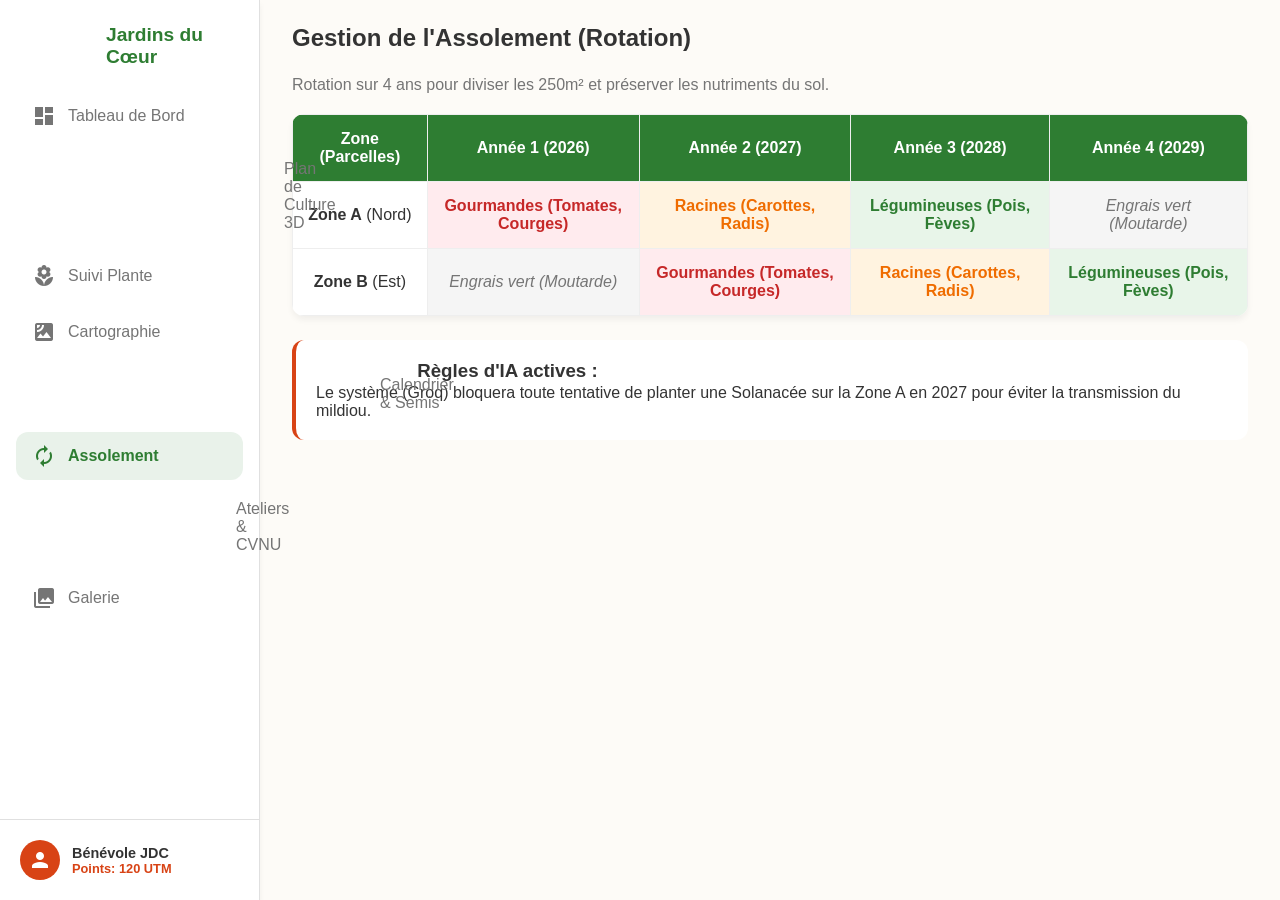
<file: docs/pages/assolement.html>
<!DOCTYPE html>
<html lang="fr">
<head>
    <meta charset="UTF-8">
    <meta name="viewport" content="width=device-width, initial-scale=1.0">
    <title>Stratégie d'Assolement - Jardins du Cœur</title>
    <!-- On remonte d'un dossier pour aller chercher le CSS -->
    <link rel="stylesheet" href="../css/style.css">
    <link href="https://fonts.googleapis.com/icon?family=Material+Icons" rel="stylesheet">
    <style>
        .c-assolement-table { width: 100%; border-collapse: collapse; background: white; box-shadow: var(--shadow-soft); border-radius: var(--border-radius); overflow: hidden; }
        .c-assolement-table th, .c-assolement-table td { padding: 15px; text-align: center; border: 1px solid #eee; }
        .c-assolement-table th { background: var(--color-primary); color: white; }
        .fam-legumineuse { background-color: #E8F5E9; color: #2E7D32; font-weight: bold; } /* Vert clair */
        .fam-solanacee { background-color: #FFEBEE; color: #C62828; font-weight: bold; } /* Rouge clair */
        .fam-racine { background-color: #FFF3E0; color: #EF6C00; font-weight: bold; } /* Orange clair */
        .fam-repos { background-color: #F5F5F5; color: #757575; font-style: italic; } /* Gris */
        .c-rules-box { background: white; padding: 20px; border-radius: var(--border-radius); margin-top: 24px; border-left: 4px solid var(--color-secondary); }
    </style>
</head>
<body class="l-app-layout">
    
    <!-- Navigation Latérale (Sidebar) -->
    <aside class="c-sidebar">
        <div class="c-sidebar__header">
            <span class="material-icons c-sidebar__logo-icon">eco</span>
            <h1 class="c-sidebar__title">Jardins du Cœur</h1>
        </div>

        <nav class="c-sidebar__nav">
            <ul class="c-nav-list">
                <li class="c-nav-item"><a href="dashboard.html" class="c-nav-link"><span class="material-icons">dashboard</span> Tableau de Bord</a></li>
                <li class="c-nav-item"><a href="plan-de-culture.html" class="c-nav-link"><span class="material-icons">view_in_ar</span> Plan de Culture 3D</a></li>
                <li class="c-nav-item"><a href="fiche-plante.html" class="c-nav-link"><span class="material-icons">local_florist</span> Suivi Plante</a></li>
                <li class="c-nav-item"><a href="cartographie.html" class="c-nav-link"><span class="material-icons">satellite</span> Cartographie</a></li>
                <li class="c-nav-item"><a href="calendrier.html" class="c-nav-link"><span class="material-icons">calendar_month</span> Calendrier & Semis</a></li>
                <li class="c-nav-item">
                    <!-- Classe ACTIVE sur cette page -->
                    <a href="assolement.html" class="c-nav-link c-nav-link--active">
                        <span class="material-icons">autorenew</span> Assolement
                    </a>
                </li>
                <li class="c-nav-item"><a href="atelier.html" class="c-nav-link"><span class="material-icons">handyman</span> Ateliers & CVNU</a></li>
                <li class="c-nav-item"><a href="galery.html" class="c-nav-link"><span class="material-icons">photo_library</span> Galerie</a></li>
            </ul>
        </nav>

        <div class="c-sidebar__footer c-user-widget">
            <div class="c-user-widget__avatar"><span class="material-icons">person</span></div>
            <div class="c-user-widget__info">
                <span class="c-user-widget__name">Bénévole JDC</span>
                <span class="c-user-widget__points">Points: 120 UTM</span>
            </div>
        </div>
    </aside>

    <main class="l-main-content">
        <header class="c-topbar"><h2>Gestion de l'Assolement (Rotation)</h2></header>
        
        <section class="l-page-content">
            <p style="margin-bottom: 20px; color: var(--color-text-muted);">Rotation sur 4 ans pour diviser les 250m² et préserver les nutriments du sol.</p>

            <table class="c-assolement-table">
                <thead>
                    <tr>
                        <th>Zone (Parcelles)</th>
                        <th>Année 1 (2026)</th>
                        <th>Année 2 (2027)</th>
                        <th>Année 3 (2028)</th>
                        <th>Année 4 (2029)</th>
                    </tr>
                </thead>
                <tbody>
                    <tr>
                        <td><strong>Zone A</strong> (Nord)</td>
                        <td class="fam-solanacee">Gourmandes (Tomates, Courges)</td>
                        <td class="fam-racine">Racines (Carottes, Radis)</td>
                        <td class="fam-legumineuse">Légumineuses (Pois, Fèves)</td>
                        <td class="fam-repos">Engrais vert (Moutarde)</td>
                    </tr>
                    <tr>
                        <td><strong>Zone B</strong> (Est)</td>
                        <td class="fam-repos">Engrais vert (Moutarde)</td>
                        <td class="fam-solanacee">Gourmandes (Tomates, Courges)</td>
                        <td class="fam-racine">Racines (Carottes, Radis)</td>
                        <td class="fam-legumineuse">Légumineuses (Pois, Fèves)</td>
                    </tr>
                    <!-- Les autres zones suivent le décalage... -->
                </tbody>
            </table>

            <div class="c-rules-box">
                <h3><span class="material-icons" style="vertical-align: middle;">rule</span> Règles d'IA actives :</h3>
                <p>Le système (Groq) bloquera toute tentative de planter une Solanacée sur la Zone A en 2027 pour éviter la transmission du mildiou.</p>
            </div>
        </section>
    </main>
    <footer class="c-mobile-nav">
    <a href="dashboard.html" class="c-mobile-nav__item">
        <span class="material-icons">dashboard</span>
        <span>Home</span>
    </a>
    <a href="plan-de-culture.html" class="c-mobile-nav__item">
        <span class="material-icons">view_in_ar</span>
        <span>Plan 3D</span>
    </a>
    <a href="fiche-plante.html" class="c-mobile-nav__item">
        <span class="material-icons">local_florist</span>
        <span>Suivi</span>
    </a>
    <a href="atelier.html" class="c-mobile-nav__item">
        <span class="material-icons">handyman</span>
        <span>Ateliers</span>
    </a>
    <a href="galery.html" class="c-mobile-nav__item">
        <span class="material-icons">photo_library</span>
        <span>Galerie</span>
    </a>
</footer>
    <!-- JS de base -->
    <script src="../js/script.js"></script>
</body>
</html>
</file>
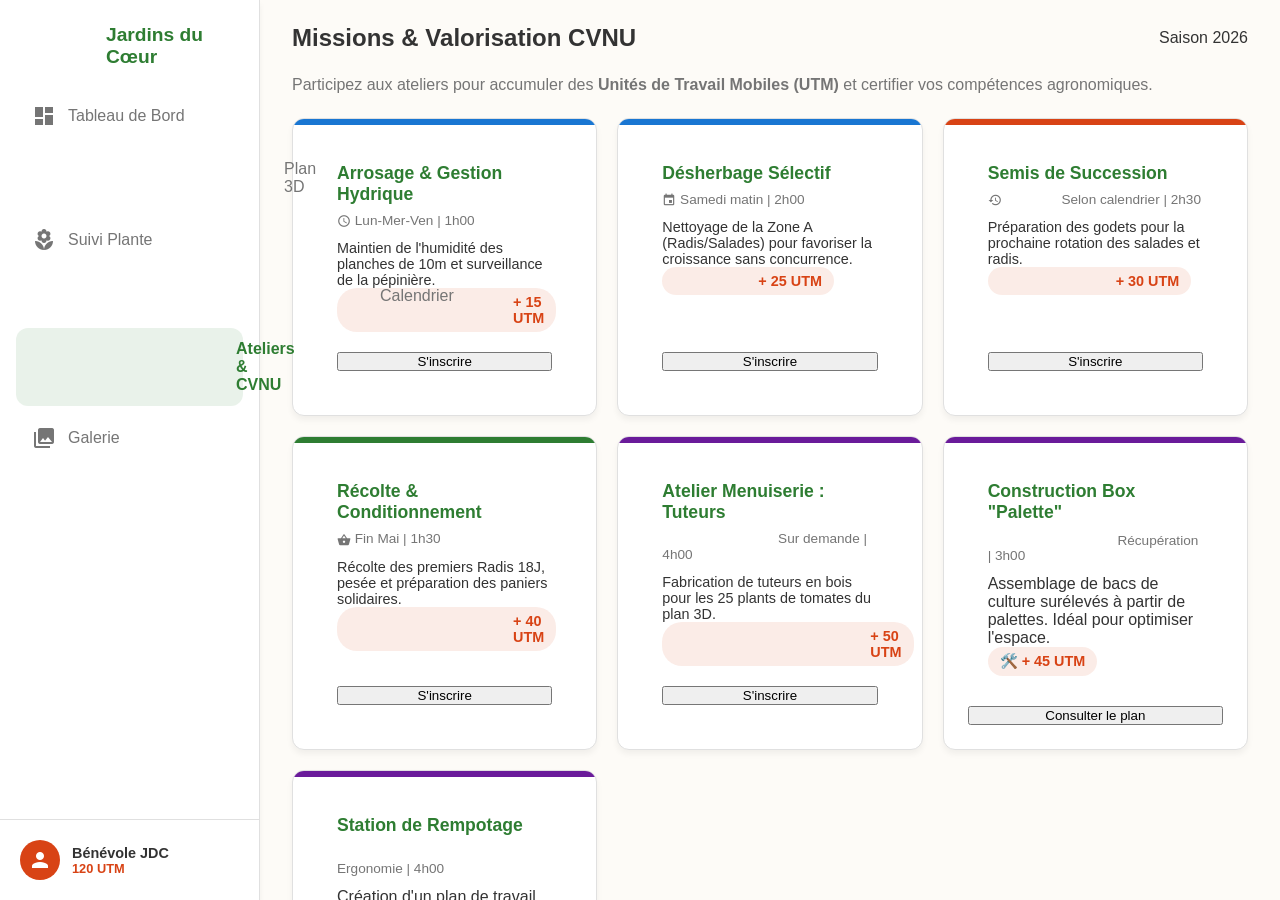
<file: docs/pages/atelier copy 2.html>
<!DOCTYPE html>
<html lang="fr">
<head>
    <meta charset="UTF-8">
    <meta name="viewport" content="width=device-width, initial-scale=1.0">
    <title>Ateliers & Réinsertion - Jardins du Cœur</title>
    <link rel="stylesheet" href="../css/style.css">
    <link href="https://fonts.googleapis.com/icon?family=Material+Icons" rel="stylesheet">
    <style>
        /* --- GRILLE D'ATELIERS MOBILE-FIRST --- */
        .c-atelier-grid { 
            display: grid; 
            grid-template-columns: 1fr; /* 1 colonne par défaut sur mobile */
            gap: 20px; 
            margin-bottom: 40px;
        }

        .c-atelier-card { 
            display: flex;
            flex-direction: column;
            border: 1px solid #e0e0e0; 
            position: relative; 
            overflow: hidden;
            transition: transform 0.2s;
        }
        
        .c-atelier-card:hover { transform: translateY(-3px); }

        /* Indicateur de catégorie */
        .c-atelier-card::before { 
            content: ''; 
            position: absolute; 
            top: 0; left: 0; right: 0; 
            height: 6px; 
        }
        
        .cat-prod::before { background: #D84315; }     /* Production/Semis */
        .cat-care::before { background: #1976D2; }     /* Entretien/Arrosage */
        .cat-harvest::before { background: #2E7D32; }  /* Récolte */
        .cat-infra::before { background: #6A1B9A; }    /* Infrastructure/Menuiserie */

        .c-atelier-content { padding: 20px; flex: 1; }
        .c-atelier-title { font-size: 1.1rem; color: var(--color-primary); margin-bottom: 8px; }
        .c-atelier-meta { font-size: 0.85rem; color: var(--color-text-muted); margin-bottom: 12px; }

        .c-cvnu-points { 
            display: inline-flex; 
            align-items: center; 
            gap: 4px; 
            background: rgba(216, 67, 21, 0.1); 
            color: var(--color-secondary); 
            padding: 6px 12px; 
            border-radius: 20px; 
            font-weight: bold; 
            font-size: 0.9rem;
        }

        /* --- MEDIA QUERIES TABLETTE / DESKTOP --- */
        @media (min-width: 768px) {
            .c-atelier-grid { grid-template-columns: repeat(2, 1fr); }
        }
        @media (min-width: 1024px) {
            .c-atelier-grid { grid-template-columns: repeat(3, 1fr); }
        }
    </style>
</head>
<body class="l-app-layout">
    
    <aside class="c-sidebar">
        <div class="c-sidebar__header">
            <span class="material-icons c-sidebar__logo-icon">eco</span>
            <h1 class="c-sidebar__title">Jardins du Cœur</h1>
        </div>
        <nav class="c-sidebar__nav">
            <ul class="c-nav-list">
                <li class="c-nav-item"><a href="dashboard.html" class="c-nav-link"><span class="material-icons">dashboard</span> Tableau de Bord</a></li>
                <li class="c-nav-item"><a href="plan-de-culture.html" class="c-nav-link"><span class="material-icons">view_in_ar</span> Plan 3D</a></li>
                <li class="c-nav-item"><a href="fiche-plante.html" class="c-nav-link"><span class="material-icons">local_florist</span> Suivi Plante</a></li>
                <li class="c-nav-item"><a href="calendrier.html" class="c-nav-link"><span class="material-icons">calendar_month</span> Calendrier</a></li>
                <li class="c-nav-item"><a href="atelier.html" class="c-nav-link c-nav-link--active"><span class="material-icons">handyman</span> Ateliers & CVNU</a></li>
                <li class="c-nav-item"><a href="galery.html" class="c-nav-link"><span class="material-icons">photo_library</span> Galerie</a></li>
            </ul>
        </nav>
        <div class="c-sidebar__footer c-user-widget">
            <div class="c-user-widget__avatar"><span class="material-icons">person</span></div>
            <div class="c-user-widget__info">
                <span class="c-user-widget__name">Bénévole JDC</span>
                <span class="c-user-widget__points">120 UTM</span>
            </div>
        </div>
    </aside> 

    <main class="l-main-content">
        <header class="c-topbar">
            <h2>Missions & Valorisation CVNU</h2>
            <div class="c-topbar__actions">
                <span class="c-badge">Saison 2026</span>
            </div>
        </header>
        
        <section class="l-page-content">
            <p style="margin-bottom: 24px; color: var(--color-text-muted);">
                Participez aux ateliers pour accumuler des <strong>Unités de Travail Mobiles (UTM)</strong> et certifier vos compétences agronomiques.
            </p>
            
            <div class="c-atelier-grid">
                
                <div class="c-card c-atelier-card cat-care">
                    <div class="c-atelier-content">
                        <h3 class="c-atelier-title">Arrosage & Gestion Hydrique</h3>
                        <div class="c-atelier-meta">
                            <span class="material-icons" style="font-size:14px; vertical-align:middle;">schedule</span> Lun-Mer-Ven | 1h00
                        </div>
                        <p style="font-size: 0.9rem;">Maintien de l'humidité des planches de 10m et surveillance de la pépinière.</p>
                        <div class="c-cvnu-points"><span class="material-icons" style="font-size: 16px;">water_drop</span> + 15 UTM</div>
                    </div>
                    <button class="c-btn-action" style="margin: 0 20px 20px 20px;">S'inscrire</button>
                </div>

                <div class="c-card c-atelier-card cat-care">
                    <div class="c-atelier-content">
                        <h3 class="c-atelier-title">Désherbage Sélectif</h3>
                        <div class="c-atelier-meta">
                            <span class="material-icons" style="font-size:14px; vertical-align:middle;">event</span> Samedi matin | 2h00
                        </div>
                        <p style="font-size: 0.9rem;">Nettoyage de la Zone A (Radis/Salades) pour favoriser la croissance sans concurrence.</p>
                        <div class="c-cvnu-points"><span class="material-icons" style="font-size: 16px;">grass</span> + 25 UTM</div>
                    </div>
                    <button class="c-btn-action" style="margin: 0 20px 20px 20px;">S'inscrire</button>
                </div>

                <div class="c-card c-atelier-card cat-prod">
                    <div class="c-atelier-content">
                        <h3 class="c-atelier-title">Semis de Succession</h3>
                        <div class="c-atelier-meta">
                            <span class="material-icons" style="font-size:14px; vertical-align:middle;">history_edu</span> Selon calendrier | 2h30
                        </div>
                        <p style="font-size: 0.9rem;">Préparation des godets pour la prochaine rotation des salades et radis.</p>
                        <div class="c-cvnu-points"><span class="material-icons" style="font-size: 16px;">egg_alt</span> + 30 UTM</div>
                    </div>
                    <button class="c-btn-action" style="margin: 0 20px 20px 20px;">S'inscrire</button>
                </div>

                <div class="c-card c-atelier-card cat-harvest">
                    <div class="c-atelier-content">
                        <h3 class="c-atelier-title">Récolte & Conditionnement</h3>
                        <div class="c-atelier-meta">
                            <span class="material-icons" style="font-size:14px; vertical-align:middle;">shopping_basket</span> Fin Mai | 1h30
                        </div>
                        <p style="font-size: 0.9rem;">Récolte des premiers Radis 18J, pesée et préparation des paniers solidaires.</p>
                        <div class="c-cvnu-points"><span class="material-icons" style="font-size: 16px;">auto_graph</span> + 40 UTM</div>
                    </div>
                    <button class="c-btn-action" style="margin: 0 20px 20px 20px;">S'inscrire</button>
                </div>

                <div class="c-card c-atelier-card cat-infra">
                    <div class="c-atelier-content">
                        <h3 class="c-atelier-title">Atelier Menuiserie : Tuteurs</h3>
                        <div class="c-atelier-meta">
                            <span class="material-icons" style="font-size:14px; vertical-align:middle;">handyman</span> Sur demande | 4h00
                        </div>
                        <p style="font-size: 0.9rem;">Fabrication de tuteurs en bois pour les 25 plants de tomates du plan 3D.</p>
                        <div class="c-cvnu-points"><span class="material-icons" style="font-size: 16px;">construction</span> + 50 UTM</div>
                    </div>
                    <button class="c-btn-action" style="margin: 0 20px 20px 20px;">S'inscrire</button>
                </div>
            <div class="c-card c-atelier-card cat-infra">
                <div class="c-atelier-content">
                    <h3 class="c-atelier-title">Construction Box "Palette"</h3>
                    <div class="c-atelier-meta"><span class="material-icons" style="font-size:14px;">recycling</span> Récupération | 3h00</div>
                    <p>Assemblage de bacs de culture surélevés à partir de palettes. Idéal pour optimiser l'espace.</p>
                    <div class="c-cvnu-points">🛠️ + 45 UTM</div>
                </div>
                <button class="c-btn-action">Consulter le plan</button>
            </div>

            <div class="c-card c-atelier-card cat-infra">
                <div class="c-atelier-content">
                    <h3 class="c-atelier-title">Station de Rempotage</h3>
                    <div class="c-atelier-meta"><span class="material-icons" style="font-size:14px;">precision_manufacturing</span> Ergonomie | 4h00</div>
                    <p>Création d'un plan de travail dédié au bouturage et à la préparation des godets.</p>
                    <div class="c-cvnu-points">📐 + 60 UTM</div>
                </div>
                <button class="c-btn-action">Voir Vidéo</button>
            </div>
            </div>
        </section>

        <footer class="c-mobile-nav">
            <a href="dashboard.html" class="c-mobile-nav__item">
                <span class="material-icons">dashboard</span><span>Home</span>
            </a>
            <a href="plan-de-culture.html" class="c-mobile-nav__item">
                <span class="material-icons">view_in_ar</span><span>Plan 3D</span>
            </a>
            <a href="fiche-plante.html" class="c-mobile-nav__item">
                <span class="material-icons">local_florist</span><span>Suivi</span>
            </a>
            <a href="atelier.html" class="c-mobile-nav__item active">
                <span class="material-icons">handyman</span><span>Ateliers</span>
            </a>
            <a href="galery.html" class="c-mobile-nav__item">
                <span class="material-icons">photo_library</span><span>Galerie</span>
            </a>
        </footer>
    </main>

    <script src="../js/script.js"></script>
</body>
</html>
</file>
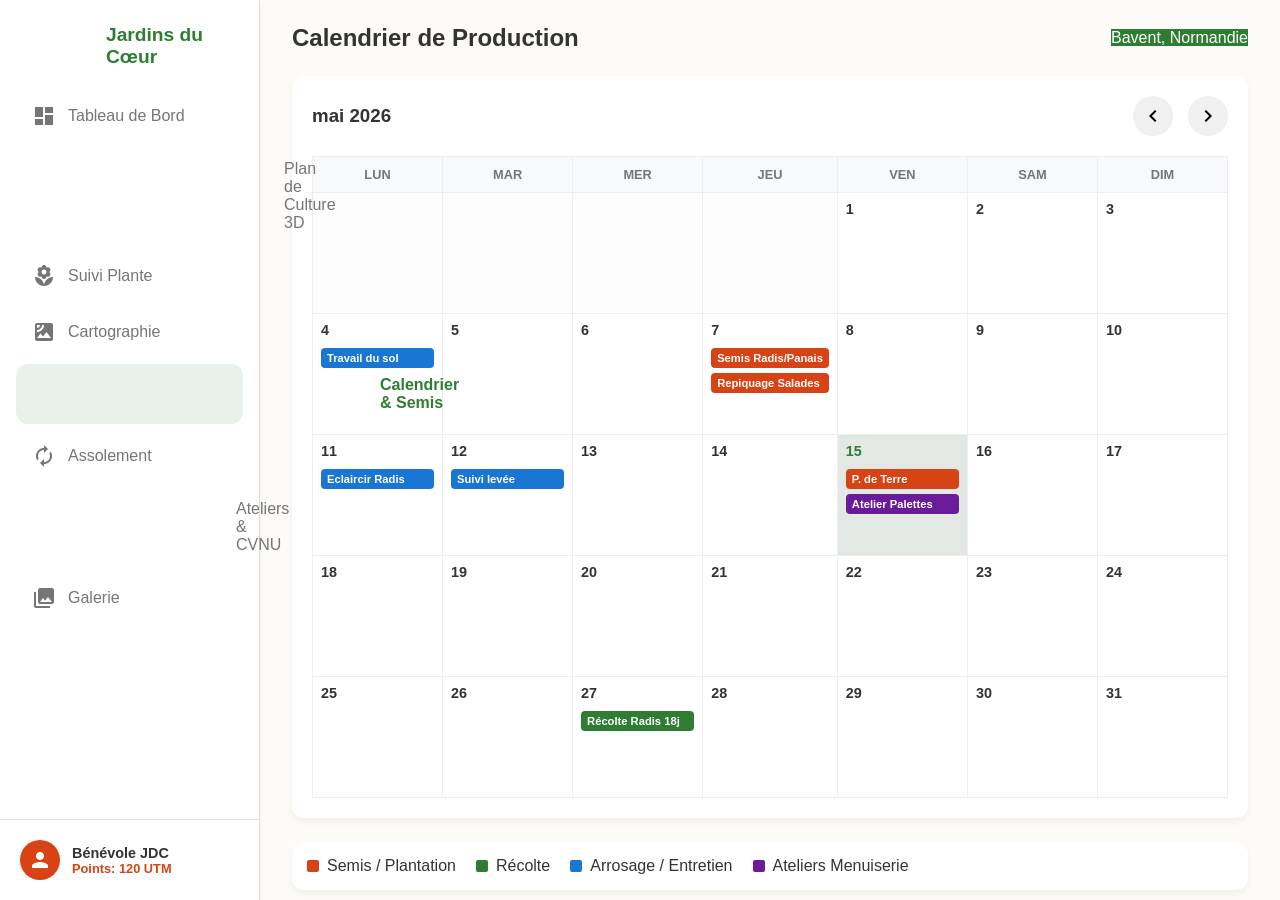
<file: docs/pages/calendrier.html>
<!DOCTYPE html>
<html lang="fr">
<head>
    <meta charset="UTF-8">
    <meta name="viewport" content="width=device-width, initial-scale=1.0">
    <title>Calendrier de Saison - Les Jardins du Cœur</title>
    
    <link rel="stylesheet" href="../css/style.css">
    <link href="https://fonts.googleapis.com/icon?family=Material+Icons" rel="stylesheet">

    <style>
        /* --- LAYOUT CALENDRIER --- */
        .c-calendar-container {
            background: white;
            border-radius: var(--border-radius);
            box-shadow: var(--shadow-soft);
            padding: 20px;
            margin-bottom: 24px;
        }

        .c-calendar-header {
            display: flex;
            justify-content: space-between;
            align-items: center;
            margin-bottom: 20px;
        }

        .c-month-nav {
            display: flex;
            align-items: center;
            gap: 15px;
        }

        .c-nav-btn {
            background: #f0f0f0;
            border: none;
            border-radius: 50%;
            width: 40px;
            height: 40px;
            cursor: pointer;
            display: flex;
            align-items: center;
            justify-content: center;
            transition: background 0.3s;
        }

        .c-nav-btn:hover { background: var(--color-secondary); color: white; }

        /* --- GRILLE 7 COLONNES --- */
        .c-calendar-grid {
            display: grid;
            grid-template-columns: repeat(7, 1fr);
            gap: 1px;
            background: #eee;
            border: 1px solid #eee;
        }

        .c-day-name {
            background: #f8f9fa;
            padding: 10px;
            text-align: center;
            font-weight: bold;
            font-size: 0.8rem;
            color: var(--color-text-muted);
            text-transform: uppercase;
        }

        .c-day-cell {
            background: white;
            min-height: 120px;
            padding: 8px;
            display: flex;
            flex-direction: column;
            gap: 5px;
        }

        .c-day-number {
            font-size: 0.9rem;
            font-weight: bold;
            margin-bottom: 5px;
        }

        .c-day-cell--empty { background: #fdfdfd; }
        .c-day-cell--today { background: rgba(46, 125, 50, 0.05); }
        .c-day-cell--today .c-day-number { color: var(--color-primary); }

        /* --- INDICATEURS DE TACHES COLORES --- */
        .c-task-badge {
            font-size: 0.7rem;
            padding: 4px 6px;
            border-radius: 4px;
            color: white;
            font-weight: 600;
            cursor: pointer;
            white-space: nowrap;
            overflow: hidden;
            text-overflow: ellipsis;
        }

        .tag-semis { background-color: #D84315; }      /* Orange */
        .tag-recolte { background-color: #2E7D32; }    /* Vert */
        .tag-entretien { background-color: #1976D2; }  /* Bleu */
        .tag-menuiserie { background-color: #6A1B9A; } /* Violet */

        /* Responsive */
        @media (max-width: 768px) {
            .c-day-cell { min-height: 80px; padding: 4px; }
            .c-day-name { font-size: 0.6rem; padding: 5px; }
            .c-task-badge { font-size: 0.6rem; padding: 2px; }
        }
    </style>
</head>
<body class="l-app-layout">

    <aside class="c-sidebar">
        <div class="c-sidebar__header">
            <span class="material-icons c-sidebar__logo-icon">eco</span>
            <h1 class="c-sidebar__title">Jardins du Cœur</h1>
        </div>
        <nav class="c-sidebar__nav">
            <ul class="c-nav-list">
                <li class="c-nav-item"><a href="dashboard.html" class="c-nav-link"><span class="material-icons">dashboard</span> Tableau de Bord</a></li>
                <li class="c-nav-item"><a href="plan-de-culture.html" class="c-nav-link"><span class="material-icons">view_in_ar</span> Plan de Culture 3D</a></li>
                <li class="c-nav-item"><a href="fiche-plante.html" class="c-nav-link"><span class="material-icons">local_florist</span> Suivi Plante</a></li>
                <li class="c-nav-item"><a href="cartographie.html" class="c-nav-link"><span class="material-icons">satellite</span> Cartographie</a></li>
                <li class="c-nav-item"><a href="calendrier.html" class="c-nav-link c-nav-link--active"><span class="material-icons">calendar_month</span> Calendrier & Semis</a></li>
                <li class="c-nav-item"><a href="assolement.html" class="c-nav-link"><span class="material-icons">autorenew</span> Assolement</a></li>
                <li class="c-nav-item"><a href="atelier.html" class="c-nav-link"><span class="material-icons">handyman</span> Ateliers & CVNU</a></li>
                <li class="c-nav-item"><a href="galery.html" class="c-nav-link"><span class="material-icons">photo_library</span> Galerie</a></li>
            </ul>
        </nav>
        <div class="c-sidebar__footer c-user-widget">
            <div class="c-user-widget__avatar"><span class="material-icons">person</span></div>
            <div class="c-user-widget__info">
                <span class="c-user-widget__name">Bénévole JDC</span>
                <span class="c-user-widget__points">Points: 120 UTM</span>
            </div>
        </div>
    </aside>

    <main class="l-main-content">
        <header class="c-topbar">
            <h2>Calendrier de Production</h2>
            <div class="c-topbar__actions">
                <span class="c-badge" style="background: var(--color-primary); color: white;">Bavent, Normandie</span>
            </div>
        </header>
        
        <section class="l-page-content">
            <div class="c-calendar-container">
                <div class="c-calendar-header">
                    <h3 id="currentMonthYear">Mai 2026</h3>
                    <div class="c-month-nav">
                        <button class="c-nav-btn" onclick="changeMonth(-1)"><span class="material-icons">chevron_left</span></button>
                        <button class="c-nav-btn" onclick="changeMonth(1)"><span class="material-icons">chevron_right</span></button>
                    </div>
                </div>

                <div class="c-calendar-grid" id="calendarGrid">
                    <div class="c-day-name">Lun</div>
                    <div class="c-day-name">Mar</div>
                    <div class="c-day-name">Mer</div>
                    <div class="c-day-name">Jeu</div>
                    <div class="c-day-name">Ven</div>
                    <div class="c-day-name">Sam</div>
                    <div class="c-day-name">Dim</div>
                    
                    </div>
            </div>

            <div class="c-card" style="display: flex; gap: 20px; flex-wrap: wrap; padding: 15px;">
                <div style="display:flex; align-items:center; gap:8px;"><span class="tag-semis" style="width:12px; height:12px; border-radius:2px;"></span> Semis / Plantation</div>
                <div style="display:flex; align-items:center; gap:8px;"><span class="tag-recolte" style="width:12px; height:12px; border-radius:2px;"></span> Récolte</div>
                <div style="display:flex; align-items:center; gap:8px;"><span class="tag-entretien" style="width:12px; height:12px; border-radius:2px;"></span> Arrosage / Entretien</div>
                <div style="display:flex; align-items:center; gap:8px;"><span class="tag-menuiserie" style="width:12px; height:12px; border-radius:2px;"></span> Ateliers Menuiserie</div>
            </div>
        </section>
    </main>

    <footer class="c-mobile-nav">
        <a href="dashboard.html" class="c-mobile-nav__item"><span class="material-icons">dashboard</span><span>Home</span></a>
        <a href="plan-de-culture.html" class="c-mobile-nav__item"><span class="material-icons">view_in_ar</span><span>Plan 3D</span></a>
        <a href="fiche-plante.html" class="c-mobile-nav__item"><span class="material-icons">local_florist</span><span>Suivi</span></a>
        <a href="atelier.html" class="c-mobile-nav__item"><span class="material-icons">handyman</span><span>Ateliers</span></a>
        <a href="galery.html" class="c-mobile-nav__item"><span class="material-icons">photo_library</span><span>Galerie</span></a>
    </footer>

    <script>
        // Logique de génération du calendrier
        let currentDate = new Date(2026, 4, 1); // Démarre en Mai 2026

        const tasks = [
            { day: 4, type: 'tag-entretien', label: 'Travail du sol' },
            { day: 7, type: 'tag-semis', label: 'Semis Radis/Panais' },
            { day: 7, type: 'tag-semis', label: 'Repiquage Salades' },
            { day: 11, type: 'tag-entretien', label: 'Eclaircir Radis' },
            { day: 12, type: 'tag-entretien', label: 'Suivi levée' },
            { day: 15, type: 'tag-semis', label: 'P. de Terre' },
            { day: 15, type: 'tag-menuiserie', label: 'Atelier Palettes' },
            { day: 27, type: 'tag-recolte', label: 'Récolte Radis 18j' }
        ];

        function renderCalendar() {
            const grid = document.getElementById('calendarGrid');
            const header = document.getElementById('currentMonthYear');
            
            // Nettoyer la grille (garder les noms de jours)
            const dayNames = Array.from(grid.querySelectorAll('.c-day-name'));
            grid.innerHTML = '';
            dayNames.forEach(name => grid.appendChild(dayNames[0].parentNode === null ? name : name));

            const month = currentDate.getMonth();
            const year = currentDate.getFullYear();
            header.innerText = currentDate.toLocaleDateString('fr-FR', { month: 'long', year: 'numeric' });

            const firstDay = new Date(year, month, 1).getDay();
            const daysInMonth = new Date(year, month + 1, 0).getDate();

            // Ajustement pour lundi comme premier jour (JS: 0=Dim, 1=Lun...)
            let startingDay = firstDay === 0 ? 6 : firstDay - 1;

            // Cellules vides
            for (let i = 0; i < startingDay; i++) {
                const cell = document.createElement('div');
                cell.className = 'c-day-cell c-day-cell--empty';
                grid.appendChild(cell);
            }

            // Jours du mois
            for (let d = 1; d <= daysInMonth; d++) {
                const cell = document.createElement('div');
                cell.className = 'c-day-cell';
                if (d === 15 && month === 4) cell.classList.add('c-day-cell--today'); // Simule le 15 mai

                cell.innerHTML = `<span class="c-day-number">${d}</span>`;
                
                // Ajouter les tâches correspondantes
                tasks.filter(t => t.day === d && month === 4).forEach(t => {
                    const badge = document.createElement('div');
                    badge.className = `c-task-badge ${t.type}`;
                    badge.innerText = t.label;
                    cell.appendChild(badge);
                });

                grid.appendChild(cell);
            }
        }

        function changeMonth(step) {
            currentDate.setMonth(currentDate.getMonth() + step);
            renderCalendar();
        }

        document.addEventListener('DOMContentLoaded', renderCalendar);
    </script>
    <script src="../js/script.js"></script>
</body>
</html>
</file>
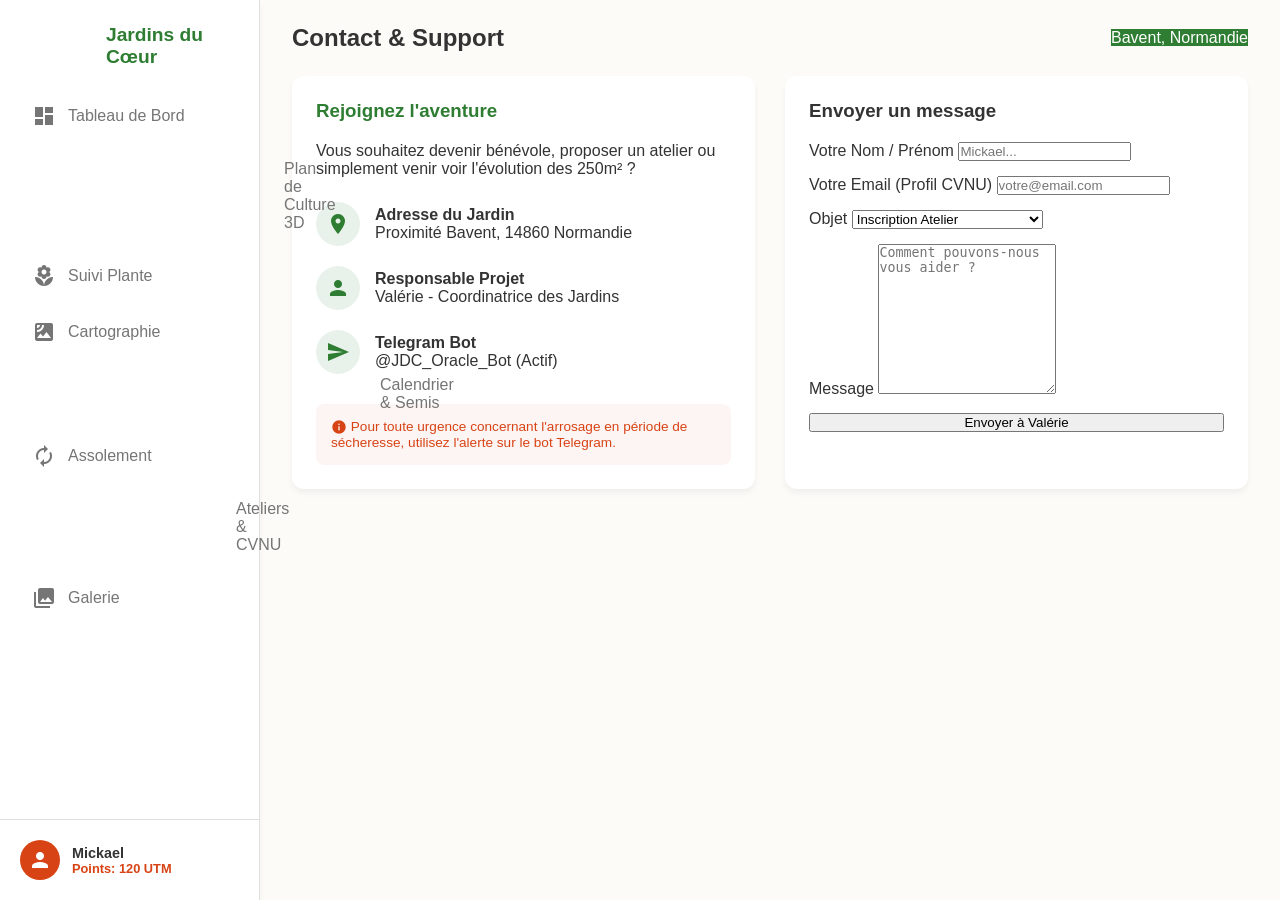
<file: docs/pages/contact.html>
<!DOCTYPE html>
<html lang="fr">
<head>
    <meta charset="UTF-8">
    <meta name="viewport" content="width=device-width, initial-scale=1.0">
    <title>Contact - Les Jardins du Cœur</title>
    <!-- On remonte d'un dossier pour aller chercher le CSS -->
    <link rel="stylesheet" href="../css/style.css">
    <link href="https://fonts.googleapis.com/icon?family=Material+Icons" rel="stylesheet">
    <style>
        .c-contact-container {
            display: grid;
            grid-template-columns: 1fr 1fr;
            gap: 30px;
        }

        .c-info-card {
            background: white;
            padding: 24px;
            border-radius: var(--border-radius);
            box-shadow: var(--shadow-soft);
        }

        .c-info-item {
            display: flex;
            align-items: center;
            gap: 15px;
            margin-bottom: 20px;
        }

        .c-info-icon {
            background: rgba(46, 125, 50, 0.1);
            color: var(--color-primary);
            padding: 10px;
            border-radius: 50%;
        }

        .c-form-card {
            background: white;
            padding: 24px;
            border-radius: var(--border-radius);
            box-shadow: var(--shadow-soft);
        }

        /* Adaptation spécifique pour le formulaire de contact */
        .c-contact-form {
            display: flex;
            flex-direction: column;
            gap: 15px;
        }

        .c-contact-form textarea {
            min-height: 150px;
            resize: vertical;
        }

        @media (max-width: 768px) {
            .c-contact-container {
                grid-template-columns: 1fr;
            }
        }
    </style>
</head>
<body class="l-app-layout">
    
    <!-- Navigation Latérale (Sidebar unifiée) -->
    <aside class="c-sidebar">
        <div class="c-sidebar__header">
            <span class="material-icons c-sidebar__logo-icon">eco</span>
            <h1 class="c-sidebar__title">Jardins du Cœur</h1>
        </div>

        <nav class="c-sidebar__nav">
            <ul class="c-nav-list">
                <li class="c-nav-item"><a href="dashboard.html" class="c-nav-link"><span class="material-icons">dashboard</span> Tableau de Bord</a></li>
                <li class="c-nav-item"><a href="plan-de-culture.html" class="c-nav-link"><span class="material-icons">view_in_ar</span> Plan de Culture 3D</a></li>
                <li class="c-nav-item"><a href="fiche-plante.html" class="c-nav-link"><span class="material-icons">local_florist</span> Suivi Plante</a></li>
                <li class="c-nav-item"><a href="cartographie.html" class="c-nav-link"><span class="material-icons">satellite</span> Cartographie</a></li>
                <li class="c-nav-item"><a href="calendrier.html" class="c-nav-link"><span class="material-icons">calendar_month</span> Calendrier & Semis</a></li>
                <li class="c-nav-item"><a href="assolement.html" class="c-nav-link"><span class="material-icons">autorenew</span> Assolement</a></li>
                <li class="c-nav-item"><a href="atelier.html" class="c-nav-link"><span class="material-icons">handyman</span> Ateliers & CVNU</a></li>
                <li class="c-nav-item">
                    <!-- On ajoute le lien contact dans la sidebar si nécessaire, sinon on reste sur Galerie -->
                    <a href="galery.html" class="c-nav-link"><span class="material-icons">photo_library</span> Galerie</a>
                </li>
            </ul>
        </nav>

        <div class="c-sidebar__footer c-user-widget">
            <div class="c-user-widget__avatar"><span class="material-icons">person</span></div>
            <div class="c-user-widget__info">
                <span class="c-user-widget__name">Mickael</span>
                <span class="c-user-widget__points">Points: 120 UTM</span>
            </div>
        </div>
    </aside> 

    <main class="l-main-content">
        <header class="c-topbar">
            <h2>Contact & Support</h2>
            <div class="c-topbar__actions">
                <span class="c-badge" style="background: var(--color-primary); color: white;">Bavent, Normandie</span>
            </div>
        </header>
        
        <section class="l-page-content">
            <div class="c-contact-container">
                
                <!-- Colonne Gauche : Infos Pratiques -->
                <div class="c-info-card">
                    <h3 style="color: var(--color-primary); margin-bottom: 20px;">Rejoignez l'aventure</h3>
                    <p style="margin-bottom: 24px; color: var(--text-muted);">Vous souhaitez devenir bénévole, proposer un atelier ou simplement venir voir l'évolution des 250m² ?</p>
                    
                    <div class="c-info-item">
                        <span class="material-icons c-info-icon">location_on</span>
                        <div>
                            <strong>Adresse du Jardin</strong>
                            <p>Proximité Bavent, 14860 Normandie</p>
                        </div>
                    </div>

                    <div class="c-info-item">
                        <span class="material-icons c-info-icon">person</span>
                        <div>
                            <strong>Responsable Projet</strong>
                            <p>Valérie - Coordinatrice des Jardins</p>
                        </div>
                    </div>

                    <div class="c-info-item">
                        <span class="material-icons c-info-icon">send</span>
                        <div>
                            <strong>Telegram Bot</strong>
                            <p>@JDC_Oracle_Bot (Actif)</p>
                        </div>
                    </div>

                    <div style="margin-top: 30px; padding: 15px; background: rgba(216, 67, 21, 0.05); border-radius: 8px;">
                        <p style="font-size: 0.85rem; color: var(--color-secondary);">
                            <span class="material-icons" style="font-size: 16px; vertical-align: middle;">info</span>
                            Pour toute urgence concernant l'arrosage en période de sécheresse, utilisez l'alerte sur le bot Telegram.
                        </p>
                    </div>
                </div>

                <!-- Colonne Droite : Formulaire -->
                <div class="c-form-card">
                    <h3 style="margin-bottom: 20px;">Envoyer un message</h3>
                    <form id="contact-form" class="c-contact-form">
                        <div class="c-form-group">
                            <label for="name">Votre Nom / Prénom</label>
                            <input type="text" id="name" name="name" class="c-input" placeholder="Mickael..." required>
                        </div>
                        
                        <div class="c-form-group">
                            <label for="email">Votre Email (Profil CVNU)</label>
                            <input type="email" id="email" name="email" class="c-input" placeholder="votre@email.com" required>
                        </div>

                        <div class="c-form-group">
                            <label for="subject">Objet</label>
                            <select id="subject" name="subject" class="c-input">
                                <option value="inscription">Inscription Atelier</option>
                                <option value="technique">Problème Technique Web/IA</option>
                                <option value="autre">Autre demande</option>
                            </select>
                        </div>

                        <div class="c-form-group">
                            <label for="message">Message</label>
                            <textarea id="message" name="message" class="c-input" placeholder="Comment pouvons-nous vous aider ?"></textarea>
                        </div>

                        <button type="submit" class="c-btn-action" style="width: 100%;">Envoyer à Valérie</button>
                    </form>
                </div>

            </div>
        </section>
    </main>
    <footer class="c-mobile-nav">
    <a href="dashboard.html" class="c-mobile-nav__item">
        <span class="material-icons">dashboard</span>
        <span>Home</span>
    </a>
    <a href="plan-de-culture.html" class="c-mobile-nav__item">
        <span class="material-icons">view_in_ar</span>
        <span>Plan 3D</span>
    </a>
    <a href="fiche-plante.html" class="c-mobile-nav__item">
        <span class="material-icons">local_florist</span>
        <span>Suivi</span>
    </a>
    <a href="atelier.html" class="c-mobile-nav__item">
        <span class="material-icons">handyman</span>
        <span>Ateliers</span>
    </a>
    <a href="galery.html" class="c-mobile-nav__item">
        <span class="material-icons">photo_library</span>
        <span>Galerie</span>
    </a>
</footer>
    <script src="../js/script.js"></script>
    <script>
        // Logique d'envoi du formulaire
        document.getElementById('contact-form').addEventListener('submit', function(e) {
            e.preventDefault();
            const btn = e.target.querySelector('button');
            const originalText = btn.innerText;
            
            btn.innerText = "Envoi en cours...";
            btn.style.opacity = "0.7";

            // Simulation d'envoi (peut être relié à votre server.js plus tard)
            setTimeout(() => {
                alert("Merci Mickael ! Votre message a été transmis à Valérie et une copie est disponible sur votre profil CVNU.");
                btn.innerText = originalText;
                btn.style.opacity = "1";
                e.target.reset();
            }, 1500);
        });
    </script>
</body>
</html>
</file>
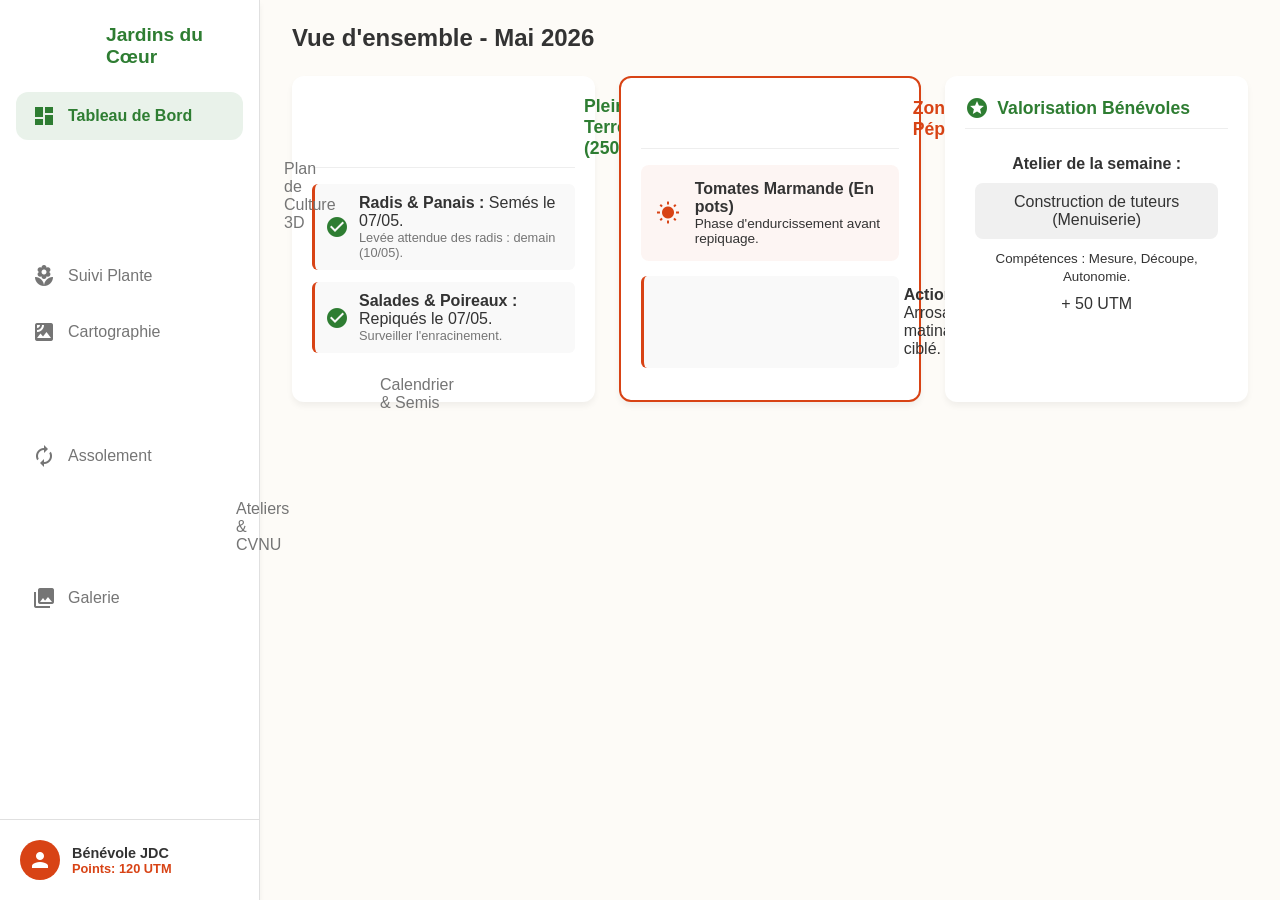
<file: docs/pages/dashboard.html>
<!DOCTYPE html>
<html lang="fr">
<head>
    <meta charset="UTF-8">
    <meta name="viewport" content="width=device-width, initial-scale=1.0">
    <title>Tableau de Bord - Jardins du Cœur</title>
    <link rel="stylesheet" href="../css/style.css">
    <link href="https://fonts.googleapis.com/icon?family=Material+Icons" rel="stylesheet">
    <style>
        .c-dashboard-grid { display: grid; grid-template-columns: repeat(auto-fit, minmax(300px, 1fr)); gap: 24px; margin-bottom: 24px; }
        .c-widget { background: white; padding: 20px; border-radius: var(--border-radius); box-shadow: var(--shadow-soft); }
        .c-widget-header { display: flex; justify-content: space-between; align-items: center; margin-bottom: 16px; border-bottom: 1px solid #eee; padding-bottom: 8px; }
        .c-widget-title { color: var(--color-primary); font-size: 1.1rem; display: flex; align-items: center; gap: 8px; }
        .c-stat-big { font-size: 2.5rem; font-weight: bold; color: var(--color-text-main); }
        .c-weather-box { background: #E3F2FD; padding: 15px; border-radius: 8px; display: flex; align-items: center; gap: 15px; }
        .c-task-list { list-style: none; }
        .c-task-list li { display: flex; align-items: center; gap: 10px; margin-bottom: 12px; padding: 10px; background: #f9f9f9; border-radius: 6px; border-left: 3px solid var(--color-secondary); }
    </style>
</head>
<body class="l-app-layout">
    
    <!-- Navigation Latérale (Sidebar) -->
    <aside class="c-sidebar">
        <div class="c-sidebar__header">
            <span class="material-icons c-sidebar__logo-icon">eco</span>
            <h1 class="c-sidebar__title">Jardins du Cœur</h1>
        </div>

        <nav class="c-sidebar__nav">
            <ul class="c-nav-list">
                <li class="c-nav-item">
                    <!-- Classe ACTIVE sur cette page -->
                    <a href="dashboard.html" class="c-nav-link c-nav-link--active">
                        <span class="material-icons">dashboard</span> Tableau de Bord
                    </a>
                </li>
                <li class="c-nav-item"><a href="plan-de-culture.html" class="c-nav-link"><span class="material-icons">view_in_ar</span> Plan de Culture 3D</a></li>
                <li class="c-nav-item"><a href="fiche-plante.html" class="c-nav-link"><span class="material-icons">local_florist</span> Suivi Plante</a></li>
                <li class="c-nav-item"><a href="cartographie.html" class="c-nav-link"><span class="material-icons">satellite</span> Cartographie</a></li>
                <li class="c-nav-item"><a href="calendrier.html" class="c-nav-link"><span class="material-icons">calendar_month</span> Calendrier & Semis</a></li>
                <li class="c-nav-item"><a href="assolement.html" class="c-nav-link"><span class="material-icons">autorenew</span> Assolement</a></li>
                <li class="c-nav-item"><a href="atelier.html" class="c-nav-link"><span class="material-icons">handyman</span> Ateliers & CVNU</a></li>
                <li class="c-nav-item"><a href="galery.html" class="c-nav-link"><span class="material-icons">photo_library</span> Galerie</a></li>
            </ul>
        </nav>

        <div class="c-sidebar__footer c-user-widget">
            <div class="c-user-widget__avatar"><span class="material-icons">person</span></div>
            <div class="c-user-widget__info">
                <span class="c-user-widget__name">Bénévole JDC</span>
                <span class="c-user-widget__points">Points: 120 UTM</span>
            </div>
        </div>
    </aside> 

    <main class="l-main-content">
        <header class="c-topbar"><h2>Vue d'ensemble - Mai 2026</h2></header>
        
<section class="l-page-content">
    <div class="c-dashboard-grid">
        
        <!-- WIDGET 1 : ÉTAT DES CULTURES (Pleine Terre) -->
        <div class="c-widget">
            <div class="c-widget-header">
                <h3 class="c-widget-title"><span class="material-icons">agriculture</span> Pleine Terre (250m²)</h3>
            </div>
            <ul class="c-task-list">
                <li>
                    <span class="material-icons" style="color: var(--color-primary);">check_circle</span>
                    <div>
                        <strong>Radis & Panais :</strong> Semés le 07/05.
                        <p style="font-size: 0.8rem; color: var(--color-text-muted);">Levée attendue des radis : demain (10/05).</p>
                    </div>
                </li>
                <li>
                    <span class="material-icons" style="color: var(--color-primary);">check_circle</span>
                    <div>
                        <strong>Salades & Poireaux :</strong> Repiqués le 07/05.
                        <p style="font-size: 0.8rem; color: var(--color-text-muted);">Surveiller l'enracinement.</p>
                    </div>
                </li>
            </ul>
        </div>

        <!-- WIDGET 2 : ÉTAT PÉPINIÈRE (En Pots) -->
        <div class="c-widget" style="border: 2px solid var(--color-secondary);">
            <div class="c-widget-header">
                <h3 class="c-widget-title" style="color: var(--color-secondary);"><span class="material-icons">inventory_2</span> Zone Pépinière</h3>
            </div>
            <div class="c-weather-box" style="background: rgba(216, 67, 21, 0.05); margin-bottom: 15px;">
                <span class="material-icons" style="color: var(--color-secondary);">wb_sunny</span>
                <div>
                    <strong>Tomates Marmande (En pots)</strong>
                    <p style="font-size: 0.85rem;">Phase d'endurcissement avant repiquage.</p>
                </div>
            </div>
            <ul class="c-task-list">
                <li style="border-left-color: var(--color-secondary);">
                    <span class="material-icons" style="color: var(--color-secondary);">water_drop</span>
                    <span><strong>Action :</strong> Arrosage matinal ciblé.</span>
                </li>
            </ul>
        </div>

        <!-- WIDGET 3 : PROCHAIN ATELIER (CVNU) -->
        <div class="c-widget">
            <div class="c-widget-header">
                <h3 class="c-widget-title"><span class="material-icons">stars</span> Valorisation Bénévoles</h3>
            </div>
            <div style="text-align: center; padding: 10px;">
                <p><strong>Atelier de la semaine :</strong></p>
                <div style="background: #f0f0f0; padding: 10px; border-radius: 8px; margin: 10px 0;">
                    Construction de tuteurs (Menuiserie)
                </div>
                <small>Compétences : Mesure, Découpe, Autonomie.</small>
                <div class="c-cvnu-points" style="display: block; margin-top: 10px;">+ 50 UTM</div>
            </div>
        </div>

    </div>
</section>
    </main>
    <footer class="c-mobile-nav">
    <a href="dashboard.html" class="c-mobile-nav__item">
        <span class="material-icons">dashboard</span>
        <span>Home</span>
    </a>
    <a href="plan-de-culture.html" class="c-mobile-nav__item">
        <span class="material-icons">view_in_ar</span>
        <span>Plan 3D</span>
    </a>
    <a href="fiche-plante.html" class="c-mobile-nav__item">
        <span class="material-icons">local_florist</span>
        <span>Suivi</span>
    </a>
    <a href="atelier.html" class="c-mobile-nav__item">
        <span class="material-icons">handyman</span>
        <span>Ateliers</span>
    </a>
    <a href="galery.html" class="c-mobile-nav__item">
        <span class="material-icons">photo_library</span>
        <span>Galerie</span>
    </a>
</footer>
    <!-- JS de base -->
    <script src="../js/script.js"></script>
</body>
</html>
</file>
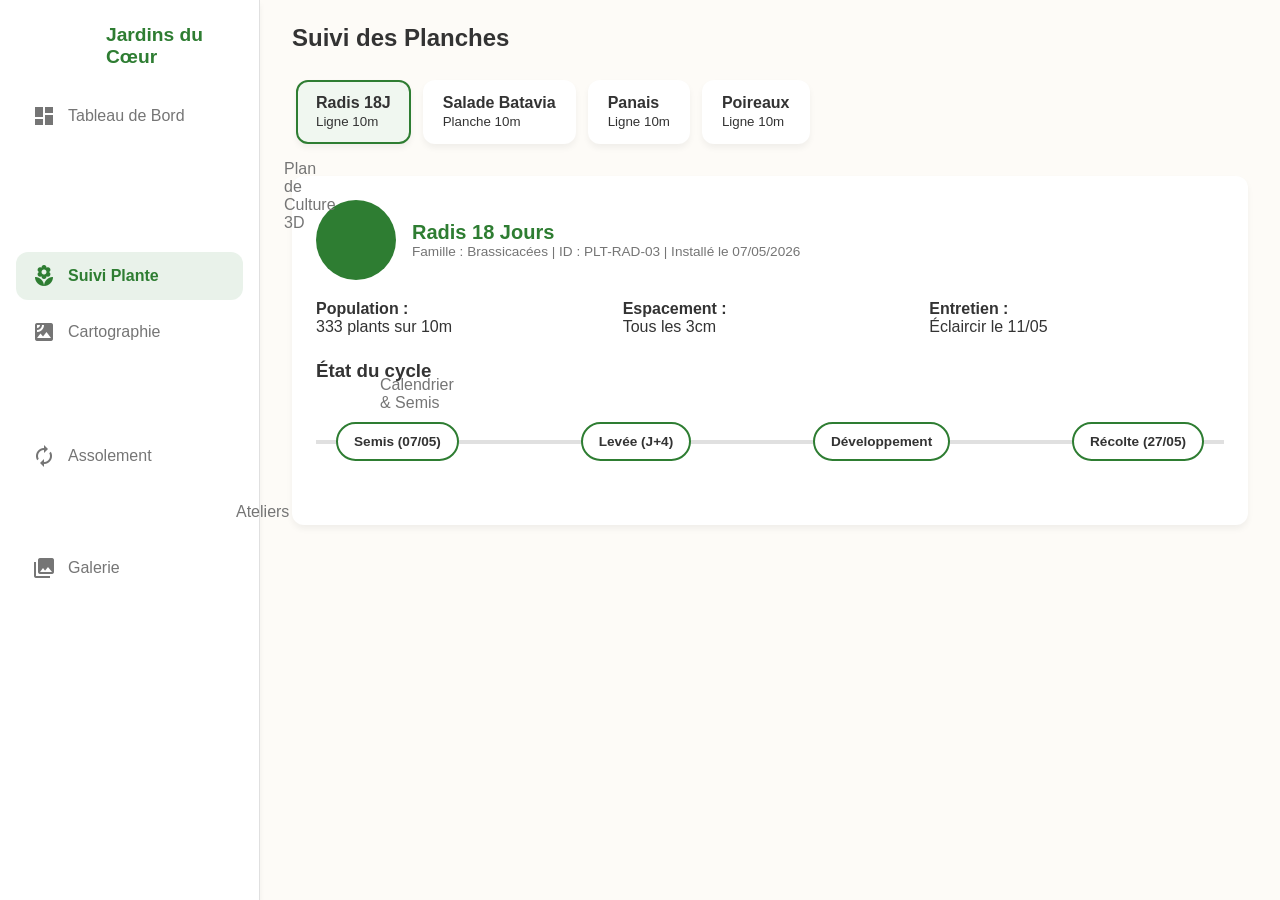
<file: docs/pages/fiche-plante copy.html>
<!DOCTYPE html>
<html lang="fr">
<head>
    <meta charset="UTF-8">
    <meta name="viewport" content="width=device-width, initial-scale=1.0">
    <title>Suivi des Cultures - Jardins du Cœur</title>
    <link rel="stylesheet" href="../css/style.css">
    <link href="https://fonts.googleapis.com/icon?family=Material+Icons" rel="stylesheet">
    <style>
        /* --- STYLE MOBILE-FIRST --- */
        
        /* Onglets défilants horizontalement */
        .c-active-boards { 
            display: flex; 
            gap: 12px; 
            margin-bottom: 20px; 
            overflow-x: auto; 
            padding: 4px 4px 12px 4px;
            scroll-snap-type: x mandatory;
            -webkit-overflow-scrolling: touch;
        }
        
        .c-board-tab { 
            padding: 12px 18px; 
            background: white; 
            border-radius: var(--border-radius); 
            box-shadow: var(--shadow-soft); 
            cursor: pointer; 
            white-space: nowrap;
            border: 2px solid transparent; 
            transition: all 0.3s;
            scroll-snap-align: start;
            flex-shrink: 0;
        }
        .c-board-tab--active { border-color: var(--color-primary); background: #f0f7f0; }
        
        /* En-tête de plante adaptable */
        .c-plant-header { 
            display: flex; 
            align-items: center; 
            gap: 16px; 
            margin-bottom: 20px; 
        }
        .c-plant-avatar { 
            width: 64px; height: 64px; 
            background: var(--color-primary); 
            border-radius: 50%; 
            display: flex; align-items: center; justify-content: center; 
            color: white; 
            flex-shrink: 0;
        }
        
        .c-plant-header h2 { font-size: 1.25rem; }

        /* Grille de métriques : 1 col sur mobile, auto-fit sur desktop */
        .c-metrics-grid { 
            display: grid; 
            grid-template-columns: 1fr; 
            gap: 12px; 
            margin-bottom: 24px; 
        }
        
        /* Timeline Responsive */
        .c-timeline { 
            display: flex; 
            flex-direction: column; /* Vertical par défaut sur mobile */
            gap: 20px;
            position: relative; 
            margin: 20px 0 20px 20px; 
        }
        .c-timeline::before { 
            content: ''; 
            position: absolute; 
            top: 0; bottom: 0; left: 15px; /* Ligne verticale sur mobile */
            width: 4px; 
            background: #e0e0e0; 
        }
        .c-timeline-step { 
            position: relative; 
            z-index: 2; 
            background: white; 
            padding: 10px 16px; 
            margin-left: 35px; /* Décalage pour laisser la place à la ligne */
            border: 2px solid var(--color-primary); 
            border-radius: 12px; 
            font-weight: bold; 
            font-size: 0.85rem; 
            width: fit-content;
        }

        /* --- MEDIA QUERIES TABLETTE & DESKTOP --- */
        @media (min-width: 768px) {
            .c-metrics-grid { grid-template-columns: repeat(auto-fit, minmax(180px, 1fr)); }
            
            .c-timeline { 
                flex-direction: row; 
                justify-content: space-between; 
                margin: 40px 0; 
                padding: 0 20px;
            }
            .c-timeline::before { 
                top: 50%; left: 0; right: 0; bottom: auto;
                height: 4px; width: auto;
                transform: translateY(-50%); 
            }
            .c-timeline-step { margin-left: 0; border-radius: 20px; }
            .c-plant-avatar { width: 80px; height: 80px; }
        }
    </style>
</head>
<body class="l-app-layout">
    
    <aside class="c-sidebar">
        <div class="c-sidebar__header">
            <span class="material-icons c-sidebar__logo-icon">eco</span>
            <h1 class="c-sidebar__title">Jardins du Cœur</h1>
        </div>
        <nav class="c-sidebar__nav">
            <ul class="c-nav-list">
                <li class="c-nav-item"><a href="dashboard.html" class="c-nav-link"><span class="material-icons">dashboard</span> Tableau de Bord</a></li>
                <li class="c-nav-item"><a href="plan-de-culture.html" class="c-nav-link"><span class="material-icons">view_in_ar</span> Plan de Culture 3D</a></li>
                <li class="c-nav-item"><a href="fiche-plante.html" class="c-nav-link c-nav-link--active"><span class="material-icons">local_florist</span> Suivi Plante</a></li>
                <li class="c-nav-item"><a href="cartographie.html" class="c-nav-link"><span class="material-icons">satellite</span> Cartographie</a></li>
                <li class="c-nav-item"><a href="calendrier.html" class="c-nav-link"><span class="material-icons">calendar_month</span> Calendrier & Semis</a></li>
                <li class="c-nav-item"><a href="assolement.html" class="c-nav-link"><span class="material-icons">autorenew</span> Assolement</a></li>
                <li class="c-nav-item"><a href="atelier.html" class="c-nav-link"><span class="material-icons">handyman</span> Ateliers</a></li>
                <li class="c-nav-item"><a href="galery.html" class="c-nav-link"><span class="material-icons">photo_library</span> Galerie</a></li>
            </ul>
        </nav>
    </aside> 

    <main class="l-main-content">
        <header class="c-topbar"><h2>Suivi des Planches</h2></header>
        
        <section class="l-page-content">
            <div class="c-active-boards">
                <div class="c-board-tab c-board-tab--active" onclick="selectTab(this, 'PLT-RAD-03')">
                    <strong>Radis 18J</strong><br><small>Ligne 10m</small>
                </div>
                <div class="c-board-tab" onclick="selectTab(this, 'PLT-SAL-02')">
                    <strong>Salade Batavia</strong><br><small>Planche 10m</small>
                </div>
                <div class="c-board-tab" onclick="selectTab(this, 'PLT-PAN-04')">
                    <strong>Panais</strong><br><small>Ligne 10m</small>
                </div>
                <div class="c-board-tab" onclick="selectTab(this, 'PLT-POI-05')">
                    <strong>Poireaux</strong><br><small>Ligne 10m</small>
                </div>
            </div>

            <div class="c-card">
                <div class="c-plant-header">
                    <div class="c-plant-avatar"><span class="material-icons" style="font-size: 32px;">shutter_speed</span></div>
                    <div>
                        <h2 style="color: var(--color-primary);">Radis 18 Jours</h2>
                        <p style="color: var(--color-text-muted); font-size: 0.85rem;">Planté le 07/05/2026 • ZONE-A-L1</p>
                    </div>
                </div>

                <div class="c-metrics-grid">
                    <div class="c-metric-card"><strong>Quantité :</strong><br>~333 radis</div>
                    <div class="c-metric-card"><strong>Densité :</strong><br>3cm / plant</div>
                    <div class="c-metric-card"><strong>Entretien :</strong><br>Éclaircir le 11/05</div>
                </div>

                <h3>État du cycle</h3>
                <div class="c-timeline">
                    <div class="c-timeline-step step-done">Semis (07/05)</div>
                    <div class="c-timeline-step step-current">Levée (J+4)</div>
                    <div class="c-timeline-step">Développement</div>
                    <div class="c-timeline-step">Récolte (27/05)</div>
                </div>
            </div>
        </section>

        <footer class="c-mobile-nav">
            <a href="dashboard.html" class="c-mobile-nav__item">
                <span class="material-icons">dashboard</span><span>Home</span>
            </a>
            <a href="plan-de-culture.html" class="c-mobile-nav__item">
                <span class="material-icons">view_in_ar</span><span>Plan</span>
            </a>
            <a href="fiche-plante.html" class="c-mobile-nav__item active">
                <span class="material-icons">local_florist</span><span>Suivi</span>
            </a>
            <a href="atelier.html" class="c-mobile-nav__item">
                <span class="material-icons">handyman</span><span>Ateliers</span>
            </a>
            <a href="galery.html" class="c-mobile-nav__item">
                <span class="material-icons">photo_library</span><span>Galerie</span>
            </a>
        </footer>
    </main>

    <script src="../js/script.js"></script>
    <script>
        function selectTab(element, idPlante) {
            document.querySelectorAll('.c-board-tab').forEach(tab => tab.classList.remove('c-board-tab--active'));
            element.classList.add('c-board-tab--active');
            updatePlantUI(idPlante);
        }
    </script>
</body>
</html>
</file>
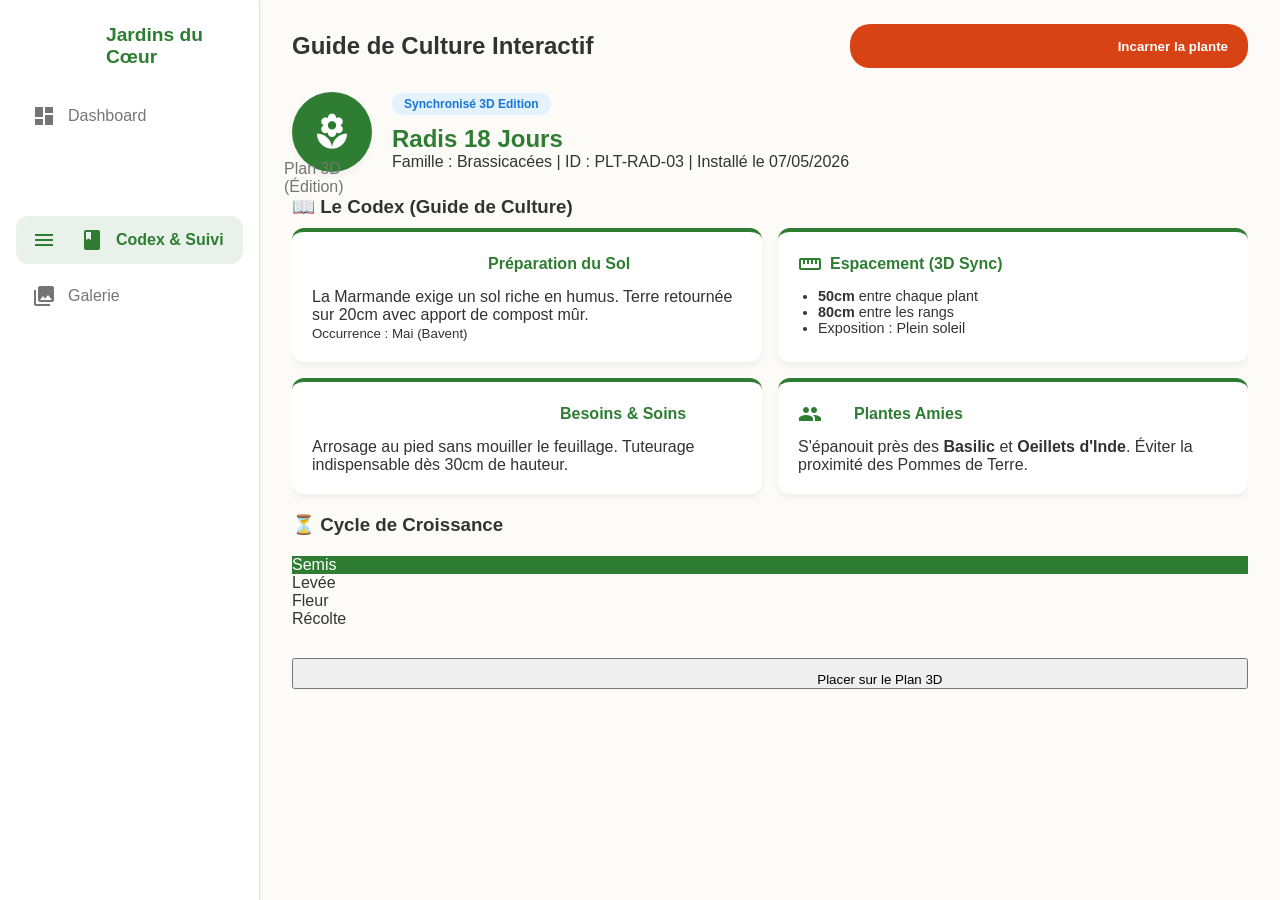
<file: docs/pages/fiche-plante.html>
<!DOCTYPE html>
<html lang="fr">
<head>
    <meta charset="UTF-8">
    <meta name="viewport" content="width=device-width, initial-scale=1.0">
    <title>Codex : Suivi & Guide - Jardins du Cœur</title>
    <link rel="stylesheet" href="../css/style.css">
    <link href="https://fonts.googleapis.com/icon?family=Material+Icons" rel="stylesheet">
    <style>
        /* --- HEADER & INCARNATION --- */
        .c-plant-header { display: flex; align-items: center; gap: 20px; margin-bottom: 24px; }
        .c-plant-avatar { 
            width: 80px; height: 80px; background: var(--color-primary); 
            border-radius: 50%; display: flex; align-items: center; justify-content: center; 
            color: white; box-shadow: var(--shadow-soft);
        }
        
        .c-btn-incarnate {
            background: var(--color-secondary); color: white; border: none;
            padding: 10px 20px; border-radius: 20px; display: flex; align-items: center;
            gap: 8px; cursor: pointer; font-weight: bold; transition: 0.3s;
        }
        .c-btn-incarnate:hover { transform: scale(1.05); filter: brightness(1.1); }

        /* --- SLIDER CODEX (MOBILE-FIRST) --- */
        .c-codex-slider {
            display: flex; gap: 16px; overflow-x: auto;
            scroll-snap-type: x mandatory; padding: 10px 0 20px;
            scrollbar-width: none; /* Cache la scrollbar sur Firefox */
        }
        .c-codex-slider::-webkit-scrollbar { display: none; } /* Cache sur Chrome/Safari */

        .c-slide-card {
            min-width: 85%; scroll-snap-align: center;
            background: white; padding: 20px; border-radius: var(--border-radius);
            box-shadow: var(--shadow-soft); border-top: 4px solid var(--color-primary);
        }

        .c-slide-card h4 { display: flex; align-items: center; gap: 8px; color: var(--color-primary); margin-bottom: 12px; }

        /* --- MODE ÉDITION / SYNC 3D --- */
        .c-edition-badge {
            background: #e3f2fd; color: #1976d2; padding: 4px 12px;
            border-radius: 12px; font-size: 0.75rem; font-weight: bold;
            display: inline-block; margin-bottom: 10px;
        }

        /* --- DESKTOP ADAPTATION --- */
        @media (min-width: 768px) {
            .c-codex-slider { overflow-x: hidden; flex-wrap: wrap; display: grid; grid-template-columns: repeat(2, 1fr); }
            .c-slide-card { min-width: auto; }
        }
    </style>
</head>
<body class="l-app-layout">
    
    <aside class="c-sidebar">
        <div class="c-sidebar__header">
            <span class="material-icons">eco</span>
            <h1 class="c-sidebar__title">Jardins du Cœur</h1>
        </div>
        <nav class="c-sidebar__nav">
            <ul class="c-nav-list">
                <li class="c-nav-item"><a href="dashboard.html" class="c-nav-link"><span class="material-icons">dashboard</span> Dashboard</a></li>
                <li class="c-nav-item"><a href="plan-de-culture.html" class="c-nav-link"><span class="material-icons">view_in_ar</span> Plan 3D (Édition)</a></li>
                <li class="c-nav-item"><a href="fiche-plante.html" class="c-nav-link c-nav-link--active"><span class="material-icons">menu_book</span> Codex & Suivi</a></li>
                <li class="c-nav-item"><a href="galery.html" class="c-nav-link"><span class="material-icons">photo_library</span> Galerie</a></li>
            </ul>
        </nav>
    </aside> 

    <main class="l-main-content">
        <header class="c-topbar">
            <h2>Guide de Culture Interactif</h2>
            <button class="c-btn-incarnate" onclick="parlerPlante('PLT-TOM-01')">
                <span class="material-icons">psychology</span> Incarner la plante
            </button>
        </header>
        
        <section class="l-page-content">
            <div class="c-plant-header">
                <div class="c-plant-avatar"><span class="material-icons" style="font-size: 40px;">local_florist</span></div>
                <div>
                    <span class="c-edition-badge">Synchronisé 3D Edition</span>
                    <h2 style="color: var(--color-primary);" id="plant-name">Tomate Marmande</h2>
                    <p id="plant-family">Solanacées | ID: PLT-TOM-01</p>
                </div>
            </div>

            <div id="modal-body" style="background: #f0f4f8; padding: 15px; border-radius: 12px; margin-bottom: 20px; font-style: italic; border-left: 5px solid var(--color-secondary); display:none;">
                </div>

            <h3>📖 Le Codex (Guide de Culture)</h3>
            <div class="c-codex-slider">
                
                <div class="c-slide-card">
                    <h4><span class="material-icons">science</span> Préparation du Sol</h4>
                    <p>La Marmande exige un sol riche en humus. Terre retournée sur 20cm avec apport de compost mûr.</p>
                    <small>Occurrence : Mai (Bavent)</small>
                </div>

                <div class="c-slide-card">
                    <h4><span class="material-icons">straighten</span> Espacement (3D Sync)</h4>
                    <ul style="padding-left: 20px; font-size: 0.9rem;">
                        <li><strong>50cm</strong> entre chaque plant</li>
                        <li><strong>80cm</strong> entre les rangs</li>
                        <li>Exposition : Plein soleil</li>
                    </ul>
                </div>

                <div class="c-slide-card">
                    <h4><span class="material-icons">water_drop</span> Besoins & Soins</h4>
                    <p>Arrosage au pied sans mouiller le feuillage. Tuteurage indispensable dès 30cm de hauteur.</p>
                </div>

                <div class="c-slide-card">
                    <h4><span class="material-icons">groups</span> Plantes Amies</h4>
                    <p>S'épanouit près des <strong>Basilic</strong> et <strong>Oeillets d'Inde</strong>. Éviter la proximité des Pommes de Terre.</p>
                </div>

            </div>

            <h3>⏳ Cycle de Croissance</h3>
            <div class="c-timeline" style="margin-top: 20px;">
                <div class="c-timeline-step" style="background: var(--color-primary); color:white;">Semis</div>
                <div class="c-timeline-step">Levée</div>
                <div class="c-timeline-step">Fleur</div>
                <div class="c-timeline-step">Récolte</div>
            </div>
            
            <button class="c-btn-action" style="width: 100%; margin-top: 30px;" onclick="window.location.href='plan-de-culture.html?edit=PLT-TOM-01'">
                <span class="material-icons">grid_view</span> Placer sur le Plan 3D
            </button>

        </section>
    </main>

    <footer class="c-mobile-nav">
        <a href="dashboard.html" class="c-mobile-nav__item"><span class="material-icons">dashboard</span><span>Home</span></a>
        <a href="plan-de-culture.html" class="c-mobile-nav__item"><span class="material-icons">view_in_ar</span><span>Plan 3D</span></a>
        <a href="fiche-plante.html" class="c-mobile-nav__item active"><span class="material-icons">menu_book</span><span>Codex</span></a>
        <a href="galery.html" class="c-mobile-nav__item"><span class="material-icons">photo_library</span><span>Galerie</span></a>
    </footer>

    <script src="../js/script.js"></script>
    <script>
        // Fonction spécifique pour l'incarnation visuelle sur cette page
        async function parlerPlante(id) {
            const display = document.getElementById('modal-body');
            display.style.display = 'block';
            display.innerText = "L'Oracle invoque l'esprit de la plante...";

            try {
                const response = await fetch('/api/plant-voice', {
                    method: 'POST',
                    headers: { 'Content-Type': 'application/json' },
                    body: JSON.stringify({ nomPlante: "Tomate Marmande", etatSol: "frais" })
                });
                const data = await response.json();
                display.innerHTML = `<strong>✨ La plante dit :</strong> "${data.texte_parle}"`;
            } catch (e) {
                display.innerText = "La plante reste silencieuse aujourd'hui...";
            }
        }
    </script>
</body>
</html>
</file>
<file: docs/css/style.css>
/* --- VARIABLES (Charte Graphique) --- */
:root {
    --color-primary: #2E7D32; /* Vert Nature */
    --color-primary-light: #4CAF50;
    --color-secondary: #D84315; /* Orange Terre cuite (Cœur/Argile) */
    --color-bg-app: #FDFBF7; /* Écru clair */
    --color-bg-sidebar: #FFFFFF;
    --color-text-main: #333333;
    --color-text-muted: #757575;
    
    --shadow-soft: 0 4px 6px rgba(0, 0, 0, 0.05);
    --border-radius: 12px;
}

/* --- RESET & TYPOGRAPHIE --- */
* { box-sizing: border-box; margin: 0; padding: 0; }
body {
    font-family: 'Inter', 'Segoe UI', sans-serif;
    background-color: var(--color-bg-app);
    color: var(--color-text-main);
}

/* --- LAYOUT PRINCIPAL --- */
.l-app-layout {
    display: flex;
    height: 100vh;
    overflow: hidden;
}

/* --- SIDEBAR --- */
.c-sidebar {
    width: 260px;
    background-color: var(--color-bg-sidebar);
    border-right: 1px solid #E0E0E0;
    display: flex;
    flex-direction: column;
    box-shadow: var(--shadow-soft);
    z-index: 10;
}

.c-sidebar__header {
    display: flex;
    align-items: center;
    padding: 24px;
    color: var(--color-primary);
}

.c-sidebar__title {
    font-size: 1.2rem;
    font-weight: 700;
    margin-left: 10px;
}

/* --- NAVIGATION --- */
.c-sidebar__nav { flex: 1; padding: 0 16px; }
.c-nav-list { list-style: none; }
.c-nav-item { margin-bottom: 8px; }

.c-nav-link {
    display: flex;
    align-items: center;
    padding: 12px 16px;
    color: var(--color-text-muted);
    text-decoration: none;
    border-radius: var(--border-radius);
    transition: all 0.3s ease;
}

.c-nav-link .material-icons { margin-right: 12px; }

.c-nav-link:hover {
    background-color: rgba(46, 125, 50, 0.05);
    color: var(--color-primary);
}

.c-nav-link--active {
    background-color: rgba(46, 125, 50, 0.1);
    color: var(--color-primary);
    font-weight: 600;
}

/* --- WIDGET UTILISATEUR (CVNU) --- */
.c-sidebar__footer {
    padding: 20px;
    border-top: 1px solid #E0E0E0;
    display: flex;
    align-items: center;
}
.c-user-widget__avatar {
    background-color: var(--color-secondary);
    color: white;
    width: 40px;
    height: 40px;
    border-radius: 50%;
    display: flex;
    align-items: center;
    justify-content: center;
    margin-right: 12px;
}
.c-user-widget__name { display: block; font-weight: 600; font-size: 0.9rem; }
.c-user-widget__points { display: block; font-size: 0.8rem; color: var(--color-secondary); font-weight: 700; }

/* --- CONTENU PRINCIPAL --- */
.l-main-content {
    flex: 1;
    display: flex;
    flex-direction: column;
    overflow-y: auto;
}

.c-topbar {
    padding: 24px 32px;
    display: flex;
    justify-content: space-between;
    align-items: center;
}

.l-page-content {
    padding: 0 32px 32px 32px;
}

/* --- COMPOSANTS DE BASE --- */
.c-card {
    background: white;
    padding: 24px;
    border-radius: var(--border-radius);
    box-shadow: var(--shadow-soft);
}

.c-badge--alert {
    background-color: var(--color-secondary);
    color: white;
    padding: 6px 12px;
    border-radius: 20px;
    font-size: 0.85rem;
    font-weight: 600;
}
/* --- COMPOSANT HERO SLIDER --- */
.c-hero-slider {
    position: relative;
    width: 100%;
    height: 400px;
    border-radius: var(--border-radius);
    overflow: hidden;
    box-shadow: var(--shadow-soft);
}

.c-slider-container {
    width: 100%;
    height: 100%;
    position: relative;
}

.c-slide {
    position: absolute;
    top: 0; left: 0;
    width: 100%; height: 100%;
    opacity: 0;
    transition: opacity 0.8s ease-in-out;
}

.c-slide.active {
    opacity: 1;
    z-index: 1;
}

.c-slide-img {
    width: 100%; height: 100%;
    object-fit: cover;
}

.c-slide-overlay {
    position: absolute;
    bottom: 0; left: 0; right: 0;
    padding: 40px;
    background: linear-gradient(transparent, rgba(0,0,0,0.7));
    color: white;
    z-index: 2;
}

.c-slide-title { font-size: 2rem; margin-bottom: 8px; }
.c-slide-subtitle { font-size: 1.1rem; opacity: 0.9; }

/* Boutons Navigation */
.c-slider-btn {
    position: absolute;
    top: 50%;
    transform: translateY(-50%);
    background: rgba(255,255,255,0.3);
    color: white;
    border: none;
    padding: 16px;
    cursor: pointer;
    z-index: 3;
    border-radius: 50%;
    transition: background 0.3s;
}

.c-slider-btn:hover { background: var(--color-primary); }
.c-slider-btn--prev { left: 20px; }
.c-slider-btn--next { right: 20px; }
/* --- RESPONSIVE MOBILE --- */
@media (max-width: 768px) {
    .l-app-layout {
        flex-direction: column; /* On empile au lieu de mettre côte à côte */
    }

    .c-sidebar {
        width: 100%;
        height: auto;
        position: fixed;
        bottom: 0; /* Menu en bas façon application mobile */
        border-right: none;
        border-top: 1px solid #eee;
    }

    .c-sidebar__header, .c-sidebar__footer {
        display: none; /* On cache le logo et le profil en bas pour gagner de la place */
    }

    .c-nav-list {
        display: flex;
        justify-content: space-around;
        padding: 10px 0;
    }

    .c-nav-link {
        flex-direction: column;
        font-size: 0.7rem;
        gap: 4px;
        padding: 5px;
    }

    .c-nav-link .material-icons {
        margin-right: 0;
        font-size: 20px;
    }

    .l-main-content {
        margin-bottom: 70px; /* Espace pour ne pas cacher le contenu derrière le menu */
    }

    /* Grilles adaptatives */
    .c-dashboard-grid, .c-metrics-grid {
        grid-template-columns: 1fr; /* Une seule colonne sur mobile */
    }
}
/* --- RESPONSIVE CONFIG --- */
.c-mobile-nav {
    display: none; /* Masqué sur Desktop */
    position: fixed;
    bottom: 0;
    left: 0;
    right: 0;
    height: 70px;
    background: white;
    border-top: 1px solid #eee;
    z-index: 1000;
    justify-content: space-around;
    align-items: center;
    padding-bottom: env(safe-area-inset-bottom);
}

.c-mobile-nav__item {
    display: flex;
    flex-direction: column;
    align-items: center;
    text-decoration: none;
    color: var(--color-text-muted);
    font-size: 0.65rem;
    font-weight: 600;
    transition: color 0.3s;
}

.c-mobile-nav__item .material-icons {
    font-size: 24px;
    margin-bottom: 4px;
}

.c-mobile-nav__item.active {
    color: var(--color-primary);
}
/* --- NAVIGATION MOBILE (Tab Bar) --- */
.c-mobile-nav {
    display: none; /* Masqué sur PC */
    position: fixed;
    bottom: 0; left: 0; right: 0;
    height: 75px;
    background: white;
    border-top: 1px solid #eee;
    z-index: 1000;
    justify-content: space-around;
    align-items: center;
    padding-bottom: env(safe-area-inset-bottom);
}

.c-mobile-nav__item {
    display: flex;
    flex-direction: column;
    align-items: center;
    text-decoration: none;
    color: var(--color-text-muted);
    font-size: 0.7rem;
    font-weight: 600;
    transition: color 0.3s;
}

.c-mobile-nav__item.active { color: var(--color-primary); }
.c-mobile-nav__item .material-icons { font-size: 26px; margin-bottom: 2px; }


@media (max-width: 768px) {
    .c-sidebar {
        display: none; /* Cache la sidebar sur mobile */
    }

    .l-main-content {
        margin-left: 0; /* Prend toute la largeur */
        padding-bottom: 80px; /* Laisse de la place pour le footer */
    }

    .c-mobile-nav {
        display: flex; /* Affiche le footer sur mobile */
    }

    .c-topbar {
        padding: 15px;
    }
    /* --- NAVIGATION MOBILE (Tab Bar) --- */
.c-mobile-nav {
    display: none; /* Masqué sur PC */
    position: fixed;
    bottom: 0; left: 0; right: 0;
    height: 70px;
    background: white;
    border-top: 1px solid #eee;
    z-index: 1000;
    justify-content: space-around;
    align-items: center;
    padding-bottom: env(safe-area-inset-bottom);
}

.c-mobile-nav__item {
    display: flex;
    flex-direction: column;
    align-items: center;
    text-decoration: none;
    color: var(--color-text-muted);
    font-size: 0.65rem;
    font-weight: 600;
}

.c-mobile-nav__item.active { color: var(--color-primary); }
.c-mobile-nav__item .material-icons { font-size: 24px; margin-bottom: 4px; }

    .c-sidebar { display: none; } /* On cache la sidebar */
    .c-mobile-nav { display: flex; } /* On affiche la navigation basse */
    
    .l-app-layout { flex-direction: column; }
    .l-main-content { margin-left: 0; padding-bottom: 80px; } /* Espace pour le menu bas */

    /* Grilles sur une seule colonne */
    .c-dashboard-grid, .c-atelier-grid, .c-contact-container, .c-map-panel, .c-3d-panel {
        grid-template-columns: 1fr !important;
    }

    .c-topbar { padding: 15px; }
    .c-topbar h2 { font-size: 1.1rem; }
    
    /* Ajustement 3D et Carte */
    #map-container, #canvas-container { height: 400px; }
        .c-sidebar { display: none; } /* On cache la sidebar latérale */
    .c-mobile-nav { display: flex; } /* On affiche le menu bas */
    
    .l-main-content { 
        margin-left: 0; 
        padding-bottom: 90px; /* Espace pour ne pas masquer le contenu */
    }

}
</file>
